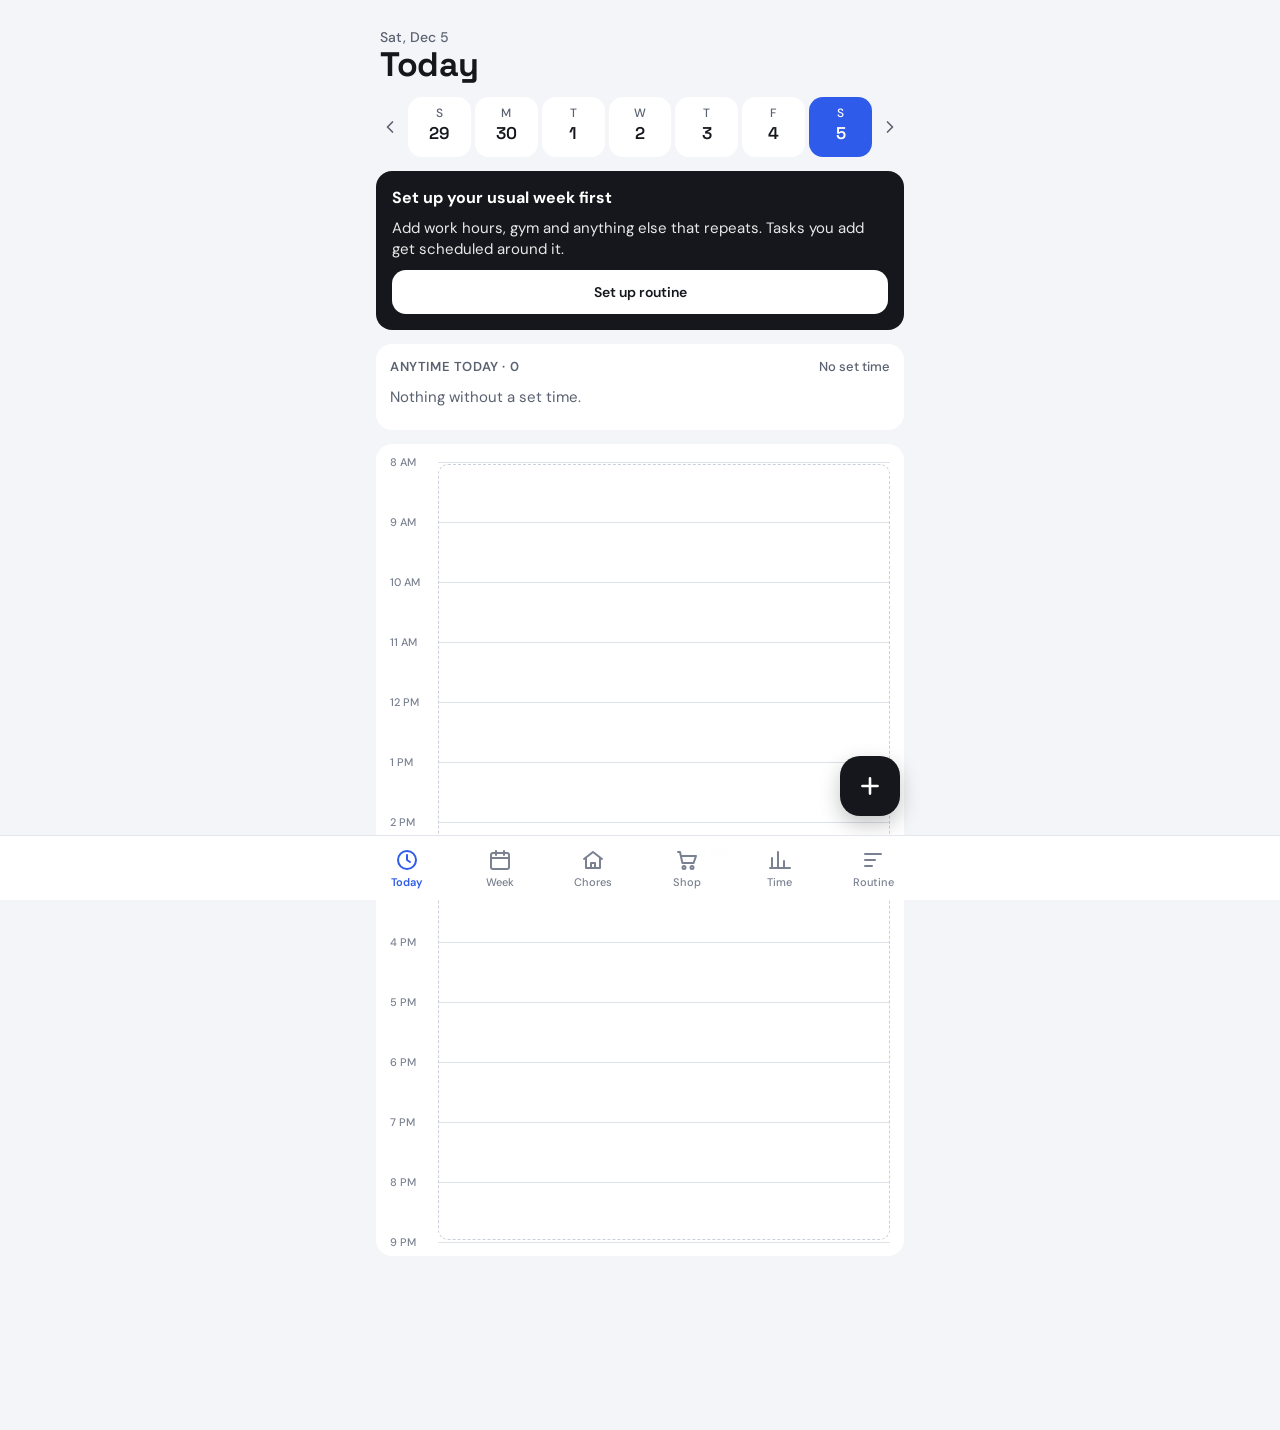
<file: index.html>
<!doctype html>
<html lang="en">
<head>
<meta charset="utf-8">
<meta name="viewport" content="width=device-width, initial-scale=1, viewport-fit=cover">
<meta name="theme-color" content="#F3F5F8">
<meta name="apple-mobile-web-app-capable" content="yes">
<meta name="mobile-web-app-capable" content="yes">
<meta name="apple-mobile-web-app-status-bar-style" content="default">
<meta name="apple-mobile-web-app-title" content="Planner">
<title>TaskPlanner</title>
<link rel="manifest" href="manifest.json">
<link rel="apple-touch-icon" href="icons/apple-touch-icon.png">
<link rel="icon" type="image/png" href="icons/icon-192.png">
<link rel="preconnect" href="https://fonts.googleapis.com">
<link rel="preconnect" href="https://fonts.gstatic.com" crossorigin>
<link rel="stylesheet" href="https://fonts.googleapis.com/css2?family=Space+Grotesk:wght@500;600;700&family=DM+Sans:opsz,wght@9..40,400;9..40,500;9..40,600&display=swap">
<link rel="stylesheet" href="styles.css">
</head>
<body>
<main id="app" aria-live="polite"></main>
<nav id="nav" aria-label="Sections"></nav>
<div id="sheet-root"></div>
<div id="toast" role="status" aria-live="polite"></div>
<script src="app.js"></script>
</body>
</html>
</file>
<file: styles.css>
:root {
  --bg: #F3F5F8;
  --card: #FFFFFF;
  --ink: #15171C;
  --muted: #5A6170;
  --faint: #7A8190;
  --line: #E3E7ED;
  --line-2: #EEF1F5;
  --soft: #E3E7ED;
  --accent: #2F5BEA;
  --accent-soft: #EEF2FF;
  --warn: #9A3412;
  --warn-soft: #FFEDD5;
  --now: #D9480F;
  --good: #1E6B3A;
  --good-soft: #E6F4EA;
  --radius: 16px;
  --display: 'Space Grotesk', ui-rounded, -apple-system, system-ui, sans-serif;
  --body: 'DM Sans', -apple-system, system-ui, sans-serif;
  --nav-h: 64px;
  --safe-b: env(safe-area-inset-bottom, 0px);
  --safe-t: env(safe-area-inset-top, 0px);
  color-scheme: light;
}

* { box-sizing: border-box; -webkit-tap-highlight-color: transparent; }
html, body { margin: 0; background: var(--bg); color: var(--ink); font-family: var(--body); font-size: 16px; }
body { min-height: 100vh; overscroll-behavior-y: none; }
button, input, select { font: inherit; color: inherit; }
button { cursor: pointer; }
button:disabled { cursor: default; }
:focus-visible { outline: 2px solid var(--accent); outline-offset: 2px; }
h1, h2, h3, p { margin: 0; }

#app {
  max-width: 560px; margin: 0 auto;
  padding: calc(var(--safe-t) + 20px) 16px calc(var(--nav-h) + var(--safe-b) + 96px);
}

/* ---------- Header ---------- */
.hdr { display: flex; justify-content: space-between; align-items: flex-end; gap: 12px; padding: 8px 4px 14px; }
.hdr .sub { font-size: 14px; font-weight: 500; color: var(--muted); }
.hdr h1 { font-family: var(--display); font-size: 34px; font-weight: 700; letter-spacing: -0.5px; line-height: 1.1; }
.pill { height: 36px; padding: 0 14px; border: 0; border-radius: 10px; background: var(--card); font-size: 14px; font-weight: 600; }
.seg { display: flex; background: var(--soft); border-radius: 10px; padding: 3px; }
.seg button { height: 32px; padding: 0 14px; border: 0; border-radius: 8px; background: transparent; font-size: 14px; font-weight: 500; color: var(--muted); }
.seg button.on { background: var(--card); color: var(--ink); font-weight: 600; }
.seg.full { width: 100%; }
.seg.full button { flex: 1; }

/* ---------- Cards ---------- */
.card { background: var(--card); border-radius: var(--radius); padding: 14px; margin-bottom: 14px; }
.card-h { display: flex; justify-content: space-between; align-items: center; margin-bottom: 4px; gap: 8px; }
.card h2, .label { font-size: 13px; font-weight: 600; letter-spacing: 0.6px; text-transform: uppercase; color: var(--muted); }
.empty { color: var(--muted); font-size: 15px; padding: 8px 0; line-height: 1.4; }
.banner { background: var(--ink); color: #fff; border-radius: var(--radius); padding: 16px; margin-bottom: 14px; display: flex; flex-direction: column; gap: 10px; }
.banner p { font-size: 15px; line-height: 1.4; opacity: 0.9; }
.banner .btn { background: #fff; color: var(--ink); }

/* ---------- Day strip ---------- */
.strip { display: grid; grid-template-columns: 28px repeat(7, minmax(0, 1fr)) 28px; gap: 4px; margin-bottom: 14px; align-items: center; }
.arrow { height: 44px; border: 0; background: transparent; color: var(--muted); display: flex; align-items: center; justify-content: center; padding: 0; }
.day { height: 60px; border: 0; border-radius: 14px; background: var(--card); display: flex; flex-direction: column; align-items: center; justify-content: center; gap: 1px; padding: 0; }
.day .dw { font-size: 12px; font-weight: 500; color: var(--muted); }
.day .dn { font-family: var(--display); font-size: 17px; font-weight: 600; }
.day .dot { width: 5px; height: 5px; border-radius: 50%; background: var(--accent); }
.day .dot.hide { visibility: hidden; }
.day.is-today .dn { color: var(--accent); }
.day.sel { background: var(--accent); }
.day.sel .dw, .day.sel .dn { color: #fff; }
.day.sel .dot { background: #fff; }

/* ---------- Rows ---------- */
.row { display: flex; align-items: center; gap: 12px; min-height: 52px; border-top: 1px solid var(--line-2); }
.row:first-of-type { border-top: 0; }
.card-h + .row { border-top: 0; }
.row-main { flex: 1; min-width: 0; border: 0; background: transparent; text-align: left; padding: 8px 0; display: flex; flex-direction: column; gap: 2px; }
.row-main .t { font-size: 16px; font-weight: 600; overflow: hidden; text-overflow: ellipsis; white-space: nowrap; }
.row-main .s { font-size: 13px; color: var(--muted); }
.row-main .s.warn { color: var(--warn); }
.row.done .t { text-decoration: line-through; color: var(--faint); }
.row.up .t { color: var(--muted); }
.chk { width: 28px; height: 28px; flex-shrink: 0; border-radius: 50%; border: 2px solid #B4BCC8; background: transparent; display: flex; align-items: center; justify-content: center; padding: 0; color: #fff; position: relative; }
.chk::before { content: ''; position: absolute; inset: -8px; }
.chk svg { opacity: 0; }
.chk.on { background: var(--accent); border-color: var(--accent); }
.chk.on svg { opacity: 1; }
.chk.late { border-color: #C2410C; }
.chk:disabled { border-style: dashed; opacity: 0.6; }
.tag { font-size: 11px; font-weight: 600; padding: 4px 8px; border-radius: 99px; background: var(--line-2); color: var(--muted); flex-shrink: 0; white-space: nowrap; }
.tag.auto { background: var(--accent-soft); color: #1E3FB0; }
.tag.fixed { background: var(--soft); color: var(--ink); }
.tag.late { background: var(--warn-soft); color: var(--warn); }
.tag.ok { background: var(--good-soft); color: var(--good); }
.swatch { width: 10px; height: 10px; border-radius: 3px; flex-shrink: 0; display: inline-block; }
.add-row { width: 100%; min-height: 48px; border: 0; background: transparent; display: flex; align-items: center; gap: 8px; padding: 0; font-size: 15px; font-weight: 600; color: var(--accent); border-top: 1px solid var(--line-2); }

/* ---------- Timeline ---------- */
.tl { display: flex; gap: 8px; margin-top: 4px; }
.tl-hours { width: 40px; flex-shrink: 0; position: relative; }
.tl-hours div { position: absolute; left: 0; font-size: 11px; font-weight: 500; color: var(--faint); transform: translateY(-7px); }
.tl-body { flex: 1; position: relative; }
.tl-line { position: absolute; left: 0; right: 0; border-top: 1px solid #DDE2E9; }
.blk { position: absolute; border: 0; border-radius: 10px; padding: 6px 10px; text-align: left; overflow: hidden; display: flex; flex-direction: column; gap: 1px; background: var(--c); color: var(--on); }
.blk .bt { font-size: 14px; font-weight: 600; white-space: nowrap; overflow: hidden; text-overflow: ellipsis; }
.blk .bs { font-size: 12px; opacity: 0.85; white-space: nowrap; overflow: hidden; text-overflow: ellipsis; }
.blk.short { flex-direction: row; align-items: center; gap: 8px; padding: 0 10px; }
.blk.k-routine { background: var(--soft); color: var(--ink); }
.blk.k-routine .bs { color: var(--muted); opacity: 1; }
.blk.done { opacity: 0.45; }
.blk.done .bt { text-decoration: line-through; }
.blk.up { background: var(--card); color: var(--ink); border: 1.5px dashed var(--c); }
.free { position: absolute; left: 0; right: 0; border: 1.5px dashed #C9D0DA; border-radius: 10px; background: transparent; color: var(--muted); font-size: 13px; font-weight: 500; display: flex; align-items: center; justify-content: center; }
.now { position: absolute; left: -6px; right: 0; display: flex; align-items: center; pointer-events: none; z-index: 3; }
.now i { width: 10px; height: 10px; border-radius: 50%; background: var(--now); }
.now b { flex: 1; height: 2px; background: var(--now); }

/* ---------- Week ---------- */
.wk-head, .wk-cols { display: grid; grid-template-columns: repeat(7, minmax(0, 1fr)); gap: 3px; }
.wk-wrap { display: flex; gap: 4px; }
.wk-wrap .tl-hours { width: 30px; }
.wk-wrap .tl-hours div { right: 0; left: auto; font-size: 10px; }
.wk-day { height: 60px; border: 0; border-radius: 12px; background: var(--card); display: flex; flex-direction: column; align-items: center; justify-content: center; gap: 1px; padding: 0; }
.wk-day .dw { font-size: 11px; font-weight: 500; color: var(--muted); }
.wk-day .dn { font-family: var(--display); font-size: 16px; font-weight: 600; }
.wk-day .da { font-size: 10px; font-weight: 600; color: var(--muted); min-height: 12px; }
.wk-day.is-today { background: var(--accent); }
.wk-day.is-today .dw, .wk-day.is-today .dn, .wk-day.is-today .da { color: #fff; }
.wk-col { position: relative; }
.wk-col .blk { border-radius: 6px; padding: 3px 4px; }
.wk-col .blk .bt { font-size: 10px; }
.wk-col .blk.short .bt { font-size: 9px; }

/* ---------- Mini week (routine) ---------- */
.mini-wk { display: grid; grid-template-columns: repeat(7, minmax(0, 1fr)); gap: 6px; margin: 6px 0 10px; }
.mini-wk .col { display: flex; flex-direction: column; align-items: center; gap: 6px; }
.mini-wk .bar { width: 100%; height: 120px; border-radius: 8px; background: var(--bg); position: relative; overflow: hidden; }
.mini-wk .bar i { position: absolute; left: 3px; right: 3px; border-radius: 4px; }
.mini-wk .d { font-size: 12px; font-weight: 600; color: var(--muted); }

/* ---------- Time ---------- */
.big { font-family: var(--display); font-size: 30px; font-weight: 700; }
.stack { display: flex; height: 14px; border-radius: 7px; overflow: hidden; gap: 2px; margin: 10px 0 6px; background: var(--line-2); }
.cat-row { display: flex; align-items: center; gap: 10px; min-height: 44px; border-top: 1px solid var(--line-2); }
.cat-row .n { flex: 1; font-size: 15px; font-weight: 500; display: flex; flex-direction: column; }
.cat-row .n small { font-size: 12px; color: var(--muted); font-weight: 400; }
.cat-row .d { font-size: 12px; color: var(--muted); }
.cat-row .d.up { color: var(--warn); }
.cat-row .v { min-width: 64px; text-align: right; font-family: var(--display); font-size: 15px; font-weight: 600; }
.period-nav { display: flex; align-items: center; justify-content: space-between; margin: -4px 0 12px; }
.period-nav span { font-size: 15px; font-weight: 600; }
.quick { display: flex; gap: 8px; overflow-x: auto; padding: 2px 2px 12px; margin: 0 -16px; padding-left: 16px; padding-right: 16px; scrollbar-width: none; }
.quick::-webkit-scrollbar { display: none; }
.quick button { flex-shrink: 0; height: 40px; padding: 0 14px; border-radius: 12px; border: 0; background: var(--card); font-size: 14px; font-weight: 600; display: flex; align-items: center; gap: 8px; }
.insight p { font-size: 15px; line-height: 1.4; margin: 6px 0 10px; }
.insight .btns { display: flex; gap: 8px; }
.day-label { font-size: 13px; font-weight: 600; color: var(--muted); padding: 12px 0 2px; }

/* ---------- Buttons ---------- */
.btn { height: 52px; width: 100%; border: 0; border-radius: 14px; background: var(--soft); font-size: 16px; font-weight: 600; display: flex; align-items: center; justify-content: center; gap: 8px; text-decoration: none; color: var(--ink); }
.btn.primary { background: var(--accent); color: #fff; }
.btn.dark { background: var(--ink); color: #fff; }
.btn.small { height: 44px; font-size: 14px; width: auto; padding: 0 16px; }
.btn.ghost { background: transparent; }
.btn.danger { color: #B42318; }
.btn + .btn { margin-top: 8px; }
.link { border: 0; background: transparent; font-size: 16px; color: var(--muted); min-height: 44px; padding: 0; }

.fab { position: fixed; right: max(20px, calc(50% - 260px)); bottom: calc(var(--nav-h) + var(--safe-b) + 20px); width: 60px; height: 60px; border-radius: 20px; border: 0; background: var(--ink); color: #fff; display: flex; align-items: center; justify-content: center; box-shadow: 0 8px 20px rgba(21, 23, 28, 0.25); z-index: 20; }

/* ---------- Nav ---------- */
#nav { position: fixed; left: 0; right: 0; bottom: 0; z-index: 30; background: rgba(255, 255, 255, 0.94); backdrop-filter: blur(12px); -webkit-backdrop-filter: blur(12px); border-top: 1px solid var(--line); padding-bottom: var(--safe-b); }
#nav .tabs { max-width: 560px; margin: 0 auto; height: var(--nav-h); display: grid; grid-template-columns: repeat(6, minmax(0, 1fr)); }
#nav a { display: flex; flex-direction: column; align-items: center; justify-content: center; gap: 3px; text-decoration: none; color: var(--faint); font-size: 11px; font-weight: 500; }
#nav a.on { color: var(--accent); font-weight: 600; }

/* ---------- Sheet ---------- */
#sheet-root { position: fixed; inset: 0; z-index: 50; pointer-events: none; }
#sheet-root.open { pointer-events: auto; }
.scrim { position: absolute; inset: 0; background: rgba(21, 23, 28, 0.4); opacity: 0; transition: opacity 0.2s; }
#sheet-root.open .scrim { opacity: 1; }
.sheet { position: absolute; left: 0; right: 0; bottom: 0; max-width: 560px; margin: 0 auto; max-height: calc(100% - var(--safe-t) - 24px); background: var(--card); border-radius: 24px 24px 0 0; display: flex; flex-direction: column; transform: translateY(100%); transition: transform 0.25s cubic-bezier(0.2, 0.8, 0.2, 1); }
#sheet-root.open .sheet { transform: none; }
.grab { width: 40px; height: 5px; border-radius: 3px; background: #D3D8E0; margin: 8px auto 0; flex-shrink: 0; }
.sheet-body { overflow-y: auto; padding: 4px 20px calc(var(--safe-b) + 20px); -webkit-overflow-scrolling: touch; }
.sh-top { display: grid; grid-template-columns: 72px 1fr 72px; align-items: center; margin-bottom: 10px; }
.sh-top h2 { font-family: var(--display); font-size: 18px; font-weight: 600; text-align: center; }
.sh-top .link { text-align: left; }
.sh-title { font-family: var(--display); font-size: 24px; font-weight: 700; margin: 6px 0 4px; }
.sh-sub { color: var(--muted); font-size: 15px; margin-bottom: 16px; line-height: 1.4; }

.fld { display: flex; flex-direction: column; gap: 8px; margin-bottom: 16px; }
.fld > span, .fld > .lbl { font-size: 13px; font-weight: 600; color: var(--muted); }
.inp { height: 50px; border: 1.5px solid #D3D8E0; border-radius: 14px; padding: 0 14px; font-size: 17px; background: #fff; width: 100%; -webkit-appearance: none; appearance: none; }
.inp:focus { border-color: var(--accent); outline: none; }
input[type="time"].inp, input[type="date"].inp { display: flex; align-items: center; }
.two { display: grid; grid-template-columns: 1fr 1fr; gap: 10px; }
.chips { display: flex; flex-wrap: wrap; gap: 8px; }
.chips.scroll { flex-wrap: nowrap; overflow-x: auto; margin: 0 -20px; padding: 0 20px 2px; scrollbar-width: none; }
.chips.scroll::-webkit-scrollbar { display: none; }
.chip { height: 40px; padding: 0 14px; border-radius: 12px; border: 1.5px solid #D3D8E0; background: #fff; font-size: 14px; font-weight: 600; display: flex; align-items: center; gap: 7px; flex-shrink: 0; }
.chip.on { background: var(--ink); border-color: var(--ink); color: #fff; }
.chip.day-chip { width: 42px; padding: 0; justify-content: center; }
.mini-num { width: 76px; height: 40px; border: 1.5px solid #D3D8E0; border-radius: 12px; padding: 0 10px; font-size: 16px; text-align: center; }
.opt { width: 100%; min-height: 56px; border-radius: 14px; border: 1.5px solid #D3D8E0; background: #fff; padding: 8px 14px; display: flex; align-items: center; gap: 12px; text-align: left; }
.opt + .opt { margin-top: 8px; }
.opt .radio { width: 20px; height: 20px; border-radius: 50%; border: 2px solid #D3D8E0; flex-shrink: 0; display: flex; align-items: center; justify-content: center; }
.opt .radio i { width: 10px; height: 10px; border-radius: 50%; }
.opt .ot { display: flex; flex-direction: column; gap: 1px; }
.opt .ot b { font-size: 16px; font-weight: 600; }
.opt .ot small { font-size: 13px; color: var(--muted); }
.opt.on { border-color: var(--accent); background: #F7F9FF; }
.opt.on .radio { border-color: var(--accent); }
.opt.on .radio i { background: var(--accent); }
.slot { width: 100%; min-height: 50px; border-radius: 12px; border: 0; background: var(--bg); padding: 0 14px; display: flex; align-items: center; justify-content: space-between; gap: 8px; }
.slot + .slot { margin-top: 8px; }
.slot b { font-size: 15px; font-weight: 600; }
.slot small { font-size: 12px; color: var(--muted); }
.slot.on { background: var(--accent); color: #fff; }
.slot.on small { color: #fff; opacity: 0.85; }
.note { font-size: 13px; line-height: 1.4; padding: 10px 12px; border-radius: 12px; background: var(--bg); color: var(--muted); display: flex; gap: 8px; align-items: flex-start; }
.note.warn { background: var(--warn-soft); color: var(--warn); }
.toggle { display: flex; align-items: center; justify-content: space-between; gap: 12px; min-height: 50px; font-size: 15px; }
.toggle input { width: 22px; height: 22px; accent-color: var(--accent); }
.dur-out { font-family: var(--display); font-size: 22px; font-weight: 600; }
.actions { display: flex; flex-direction: column; gap: 8px; margin-top: 8px; }
.actions .btn + .btn { margin-top: 0; }

/* ---------- Toast ---------- */
#toast { position: fixed; left: 50%; bottom: calc(var(--nav-h) + var(--safe-b) + 92px); transform: translate(-50%, 20px); background: var(--ink); color: #fff; border-radius: 14px; padding: 0 6px 0 16px; min-height: 48px; display: flex; align-items: center; gap: 12px; font-size: 15px; opacity: 0; pointer-events: none; transition: opacity 0.2s, transform 0.2s; z-index: 60; max-width: calc(100% - 32px); }
#toast.show { opacity: 1; transform: translate(-50%, 0); pointer-events: auto; }
#toast span { padding: 12px 0; }
#toast button { border: 0; background: transparent; color: #9DB4FF; font-weight: 600; font-size: 15px; height: 40px; padding: 0 10px; }
#toast:not(:has(button)) { padding-right: 16px; }

.sr { position: absolute; width: 1px; height: 1px; overflow: hidden; clip: rect(0 0 0 0); white-space: nowrap; }
.hidden-file { display: none; }
</file>
